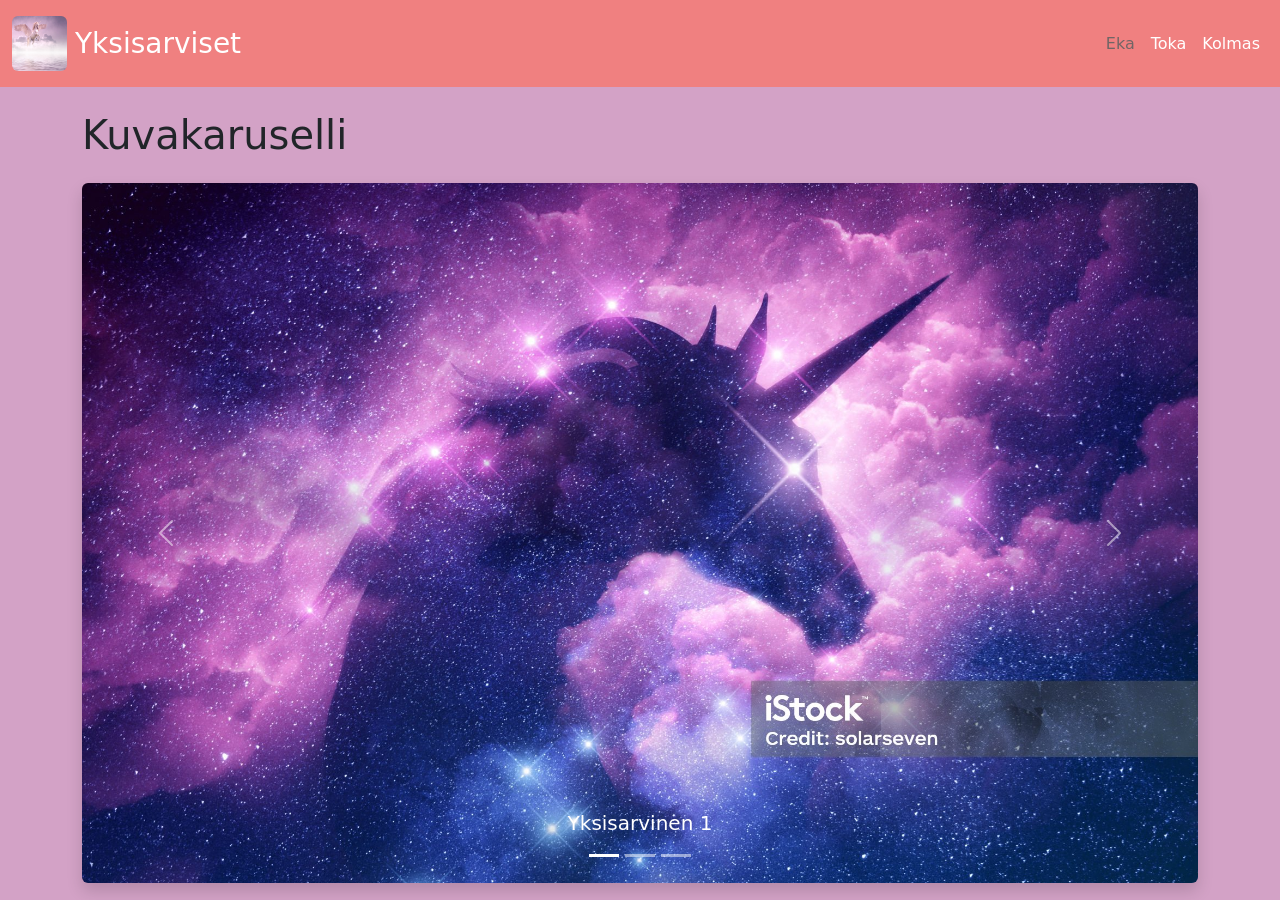
<file: index.html>
<!DOCTYPE html>
<html lang="fi">

<head>
    <meta charset="UTF-8">
    <meta name="viewport" content="width=device-width, initial-scale=1.0">
    <title>Anitan sivut</title>
    <link href="https://cdn.jsdelivr.net/npm/bootstrap@5.3.3/dist/css/bootstrap.min.css" rel="stylesheet">
    <script src="https://cdn.jsdelivr.net/npm/bootstrap@5.3.3/dist/js/bootstrap.bundle.min.js"></script>
    <link rel="stylesheet" href="style.css">
</head>

<body>
    <nav class="navbar navbar-expand-sm custom">
        <div class="container-fluid">

            <a class="navbar-brand navbar-text d-flex align-items-center gap-2" href="index.html">
                <img src="unicorn.jpg" alt="Logo" width="55" height="55" class="d-inline-block rounded">
                <span class="fs-3">Yksisarviset</span>
            </a>

            <button class="navbar-toggler" type="button" data-bs-toggle="collapse" data-bs-target="#mobiiliValikko">
                <span class="navbar-toggler-icon"></span>
            </button>

            <div class="collapse navbar-collapse" id="mobiiliValikko">
                <ul class="navbar-nav ms-auto">
                    <li class="nav-item">
                        <a class="nav-link active" href="index.html">Eka</a>
                    </li>
                    <li class="nav-item">
                        <a class="nav-link" href="toka.html">Toka</a>
                    </li>
                    <li class="nav-item">
                        <a class="nav-link" href="kolmas.html">Kolmas</a>
                    </li>
                </ul>
            </div>
        </div>
    </nav>

    <main class="mt-4">
        <div class="container">
            <h1 class="mb-4">Kuvakaruselli</h1>
            <div id="omakaruselli" class="carousel slide" data-bs-ride="carousel">

                <div class="carousel-indicators">
                    <button type="button" data-bs-target="#omakaruselli" data-bs-slide-to="0" class="active"
                        aria-current="true" aria-label="Dia 1"></button>
                    <button type="button" data-bs-target="#omakaruselli" data-bs-slide-to="1"
                        aria-label="Dia 2"></button>
                    <button type="button" data-bs-target="#omakaruselli" data-bs-slide-to="2"
                        aria-label="Dia 3"></button>
                </div>

                <div class="carousel-inner rounded shadow">

                    <div class="carousel-item active">
                        <img src="unicorn1.jpg" class="d-block w-100" alt="Yksisarvinen 1">
                        <div class="carousel-caption d-none d-md-block">
                            <h5>Yksisarvinen 1</h5>
                        </div>
                    </div>

                    <div class="carousel-item">
                        <img src="unicorn2.jpg" class="d-block w-100" alt="Yksisarvinen 2">
                        <div class="carousel-caption d-none d-md-block">
                            <h5>Yksisarvinen 2</h5>
                        </div>
                    </div>

                    <div class="carousel-item">
                        <img src="unicorn4.png" class="d-block w-100" alt="Yksisarvinen 3">
                        <div class="carousel-caption d-none d-md-block">
                            <h5>Yksisarvinen 3</h5>
                        </div>
                    </div>

                </div>

                <button class="carousel-control-prev" type="button" data-bs-target="#omakaruselli" data-bs-slide="prev">
                    <span class="carousel-control-prev-icon" aria-hidden="true"></span>
                    <span class="visually-hidden">Edellinen</span>
                </button>
                <button class="carousel-control-next" type="button" data-bs-target="#omakaruselli" data-bs-slide="next">
                    <span class="carousel-control-next-icon" aria-hidden="true"></span>
                    <span class="visually-hidden">Seuraava</span>
                </button>

            </div>
        </div>
    </main>

</body>

</html>
</file>
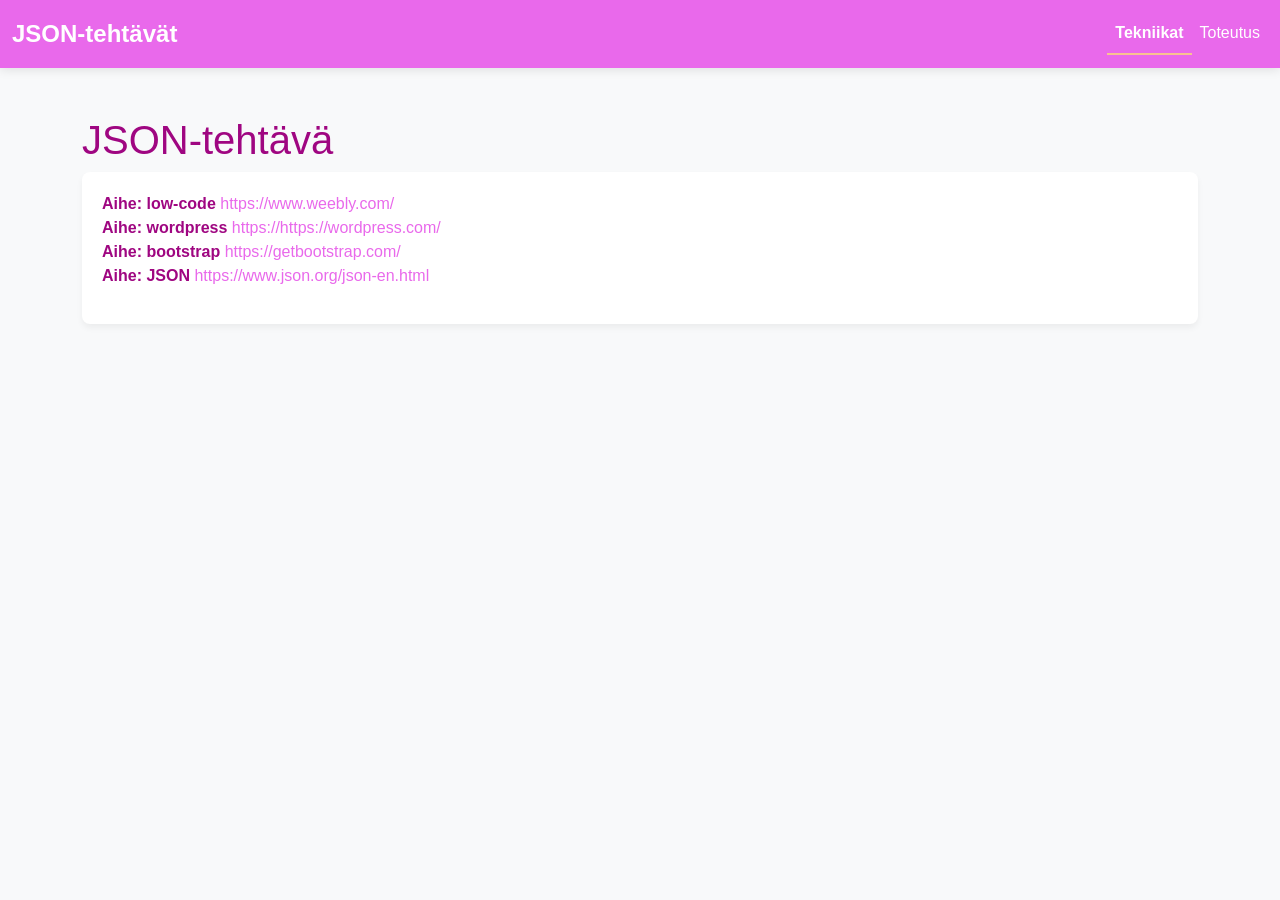
<file: json-tehtava/index.html>
<!DOCTYPE html>
<html lang="fi">

<head>
    <meta charset="UTF-8">
    <meta name="viewport" content="width=device-width, initial-scale=1.0">
    <title>JSON-tehtävät - Anitan sivut</title>
    <link href="https://cdn.jsdelivr.net/npm/bootstrap@5.3.3/dist/css/bootstrap.min.css" rel="stylesheet">
    <script src="https://cdn.jsdelivr.net/npm/bootstrap@5.3.3/dist/js/bootstrap.bundle.min.js"></script>
    <link rel="stylesheet" href="styles.css">
</head>

<body>
    <!-- Tähän tein navigaation, ja samanlainen löytyy toteutus.html-sivulta -->
    <nav class="navbar navbar-expand-sm custom">
        <div class="container-fluid">

            <a class="navbar-brand navbar-text d-flex align-items-center gap-2" href="index.html">
                <span class="fs-4 fw-bold">JSON-tehtävät</span>
            </a>

            <button class="navbar-toggler" type="button" data-bs-toggle="collapse" data-bs-target="#mobiiliValikko">
                <span class="navbar-toggler-icon"></span>
            </button>

            <div class="collapse navbar-collapse" id="mobiiliValikko">
                <ul class="navbar-nav ms-auto">
                    <li class="nav-item">
                        <a class="nav-link active" href="index.html">Tekniikat</a>
                    </li>
                    <li class="nav-item">
                        <a class="nav-link" href="toteutus.html">Toteutus</a>
                    </li>
                </ul>
            </div>
        </div>
    </nav>
    <main class="container my-5">
        <h1>JSON-tehtävä</h1>
        <div id="vastaus">
            Ladataan tietoja...
        </div>
    </main>

    <script>
        //Tässä tein ohjeen mukaan fetch-haun tietue.JSONiin
        fetch('tietue.JSON')
            .then(function (response) {
                return response.json();
            })
            .then(function (responseJson) {
                kerro(responseJson);
            })
            .catch(function (error) {
                document.getElementById("vastaus").innerHTML = "<p>Tietoa ei pystytä hakemaan</p>";
            });

        //Kerro-funktio, joka tulostaa datan
        function kerro(obj) {
            var tiedot = "<p>";

            for (var i = 0; i < obj.tekniikat.length; i++) {
                tiedot += "<b>Aihe: " + obj.tekniikat[i].aihe + "</b>"; tiedot
                    += " <a href='" + obj.tekniikat[i].linkki + "'>" + obj.tekniikat[i].linkki + "</a><br>";
            } tiedot += "</p>";
            document.getElementById("vastaus").innerHTML = tiedot;
        } </script>
</body>

</html>
</file>
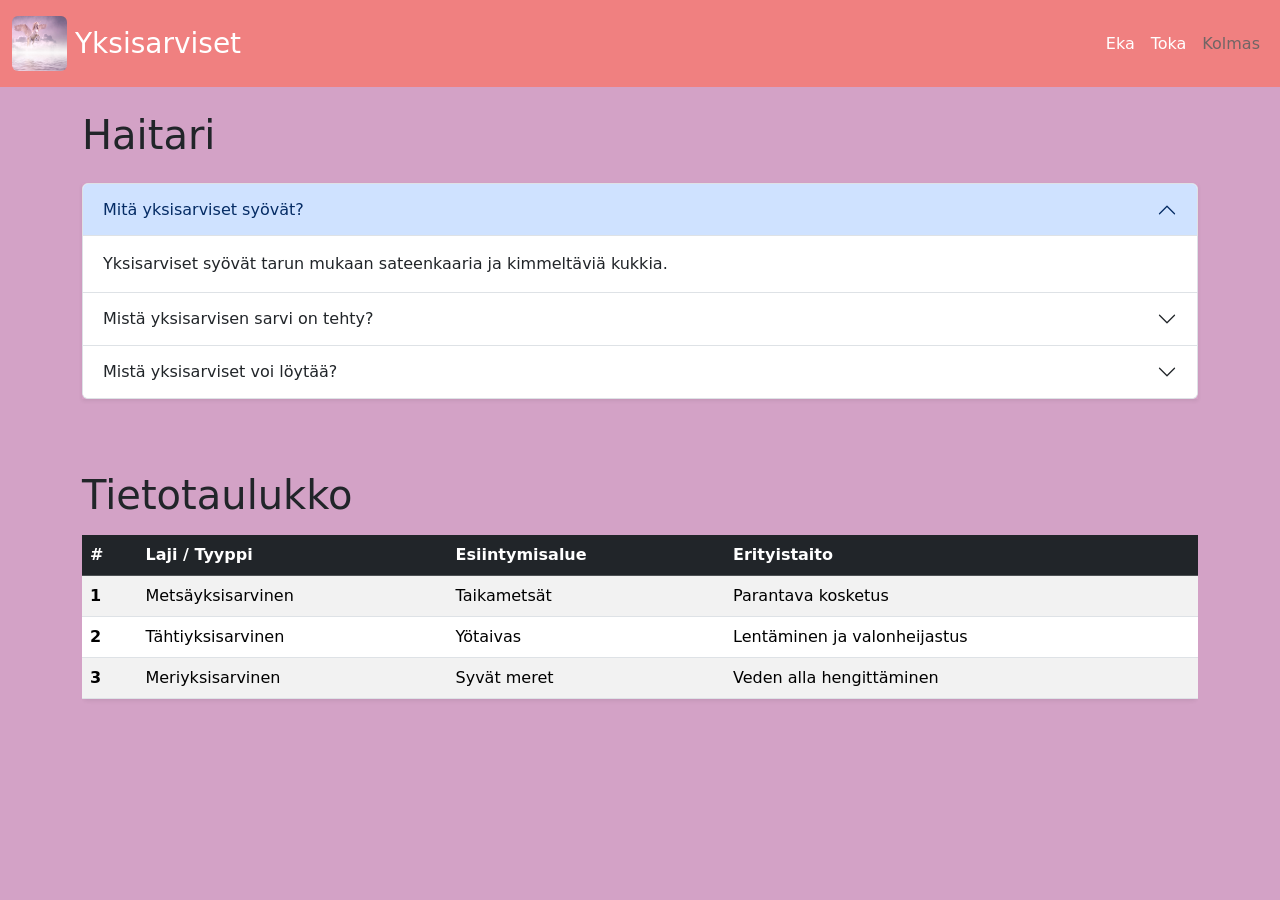
<file: kolmas.html>
<!DOCTYPE html>
<html lang="fi">

<head>
    <meta charset="UTF-8">
    <meta name="viewport" content="width=device-width, initial-scale=1.0">
    <title>Anitan sivut</title>
    <link href="https://cdn.jsdelivr.net/npm/bootstrap@5.3.3/dist/css/bootstrap.min.css" rel="stylesheet">
    <script src="https://cdn.jsdelivr.net/npm/bootstrap@5.3.3/dist/js/bootstrap.bundle.min.js"></script>
    <link rel="stylesheet" href="style.css">
</head>

<body>
    <nav class="navbar navbar-expand-sm custom">
        <div class="container-fluid">
            <a class="navbar-brand navbar-text d-flex align-items-center gap-2" href="index.html">
                <img src="unicorn.jpg" alt="Logo" width="55" height="55" class="d-inline-block rounded">
                <span class="fs-3">Yksisarviset</span>
            </a>

            <button class="navbar-toggler" type="button" data-bs-toggle="collapse" data-bs-target="#mobiiliValikko">
                <span class="navbar-toggler-icon"></span>
            </button>

            <div class="collapse navbar-collapse" id="mobiiliValikko">
                <ul class="navbar-nav ms-auto">
                    <li class="nav-item">
                        <a class="nav-link" href="index.html">Eka</a>
                    </li>
                    <li class="nav-item">
                        <a class="nav-link" href="toka.html">Toka</a>
                    </li>
                    <li class="nav-item">
                        <a class="nav-link active" href="kolmas.html">Kolmas</a>
                    </li>
                </ul>
            </div>
        </div>
    </nav>

    <main class="mt-4 mb-5">
        <div class="container">
            <h1 class="mb-4">Haitari</h1>
            <div class="accordion shadow-sm" id="yksisarvisHaitari">

                <div class="accordion-item">
                    <h2 class="accordion-header" id="otsikkoYksi">
                        <button class="accordion-button" type="button" data-bs-toggle="collapse"
                            data-bs-target="#sisaltoYksi" aria-expanded="true" aria-controls="sisaltoYksi">
                            Mitä yksisarviset syövät?
                        </button>
                    </h2>
                    <div id="sisaltoYksi" class="accordion-collapse collapse show" aria-labelledby="otsikkoYksi"
                        data-bs-parent="#yksisarvisHaitari">
                        <div class="accordion-body">
                            Yksisarviset syövät tarun mukaan sateenkaaria ja kimmeltäviä kukkia.
                        </div>
                    </div>
                </div>

                <div class="accordion-item">
                    <h2 class="accordion-header" id="otsikkoKaksi">
                        <button class="accordion-button collapsed" type="button" data-bs-toggle="collapse"
                            data-bs-target="#sisaltoKaksi" aria-expanded="false" aria-controls="sisaltoKaksi">
                            Mistä yksisarvisen sarvi on tehty?
                        </button>
                    </h2>
                    <div id="sisaltoKaksi" class="accordion-collapse collapse" aria-labelledby="otsikkoKaksi"
                        data-bs-parent="#yksisarvisHaitari">
                        <div class="accordion-body">
                            Sarvi koostuu puhdistetusta magiasta ja puhtaasta valosta.
                        </div>
                    </div>
                </div>

                <div class="accordion-item">
                    <h2 class="accordion-header" id="otsikkoKolme">
                        <button class="accordion-button collapsed" type="button" data-bs-toggle="collapse"
                            data-bs-target="#sisaltoKolme" aria-expanded="false" aria-controls="sisaltoKolme">
                            Mistä yksisarviset voi löytää?
                        </button>
                    </h2>
                    <div id="sisaltoKolme" class="accordion-collapse collapse" aria-labelledby="otsikkoKolme"
                        data-bs-parent="#yksisarvisHaitari">
                        <div class="accordion-body">
                            Yksisarvisia voi löytää syvältä taikametsistä ja satukirjojen sivuilta.
                        </div>
                    </div>
                </div>

            </div>
            <h1 class="mt-5 pt-4 mb-3">Tietotaulukko</h1>

            <div class="table-responsive">
                <table class="table table-striped table-hover shadow-sm bg-white rounded">
                    <thead class="table-dark">
                        <tr>
                            <th scope="col">#</th>
                            <th scope="col">Laji / Tyyppi</th>
                            <th scope="col">Esiintymisalue</th>
                            <th scope="col">Erityistaito</th>
                        </tr>
                    </thead>
                    <tbody>
                        <tr>
                            <th scope="row">1</th>
                            <td>Metsäyksisarvinen</td>
                            <td>Taikametsät</td>
                            <td>Parantava kosketus</td>
                        </tr>
                        <tr>
                            <th scope="row">2</th>
                            <td>Tähtiyksisarvinen</td>
                            <td>Yötaivas</td>
                            <td>Lentäminen ja valonheijastus</td>
                        </tr>
                        <tr>
                            <th scope="row">3</th>
                            <td>Meriyksisarvinen</td>
                            <td>Syvät meret</td>
                            <td>Veden alla hengittäminen</td>
                        </tr>
                    </tbody>
                </table>
            </div>
        </div>
    </main>

</body>

</html>
</file>
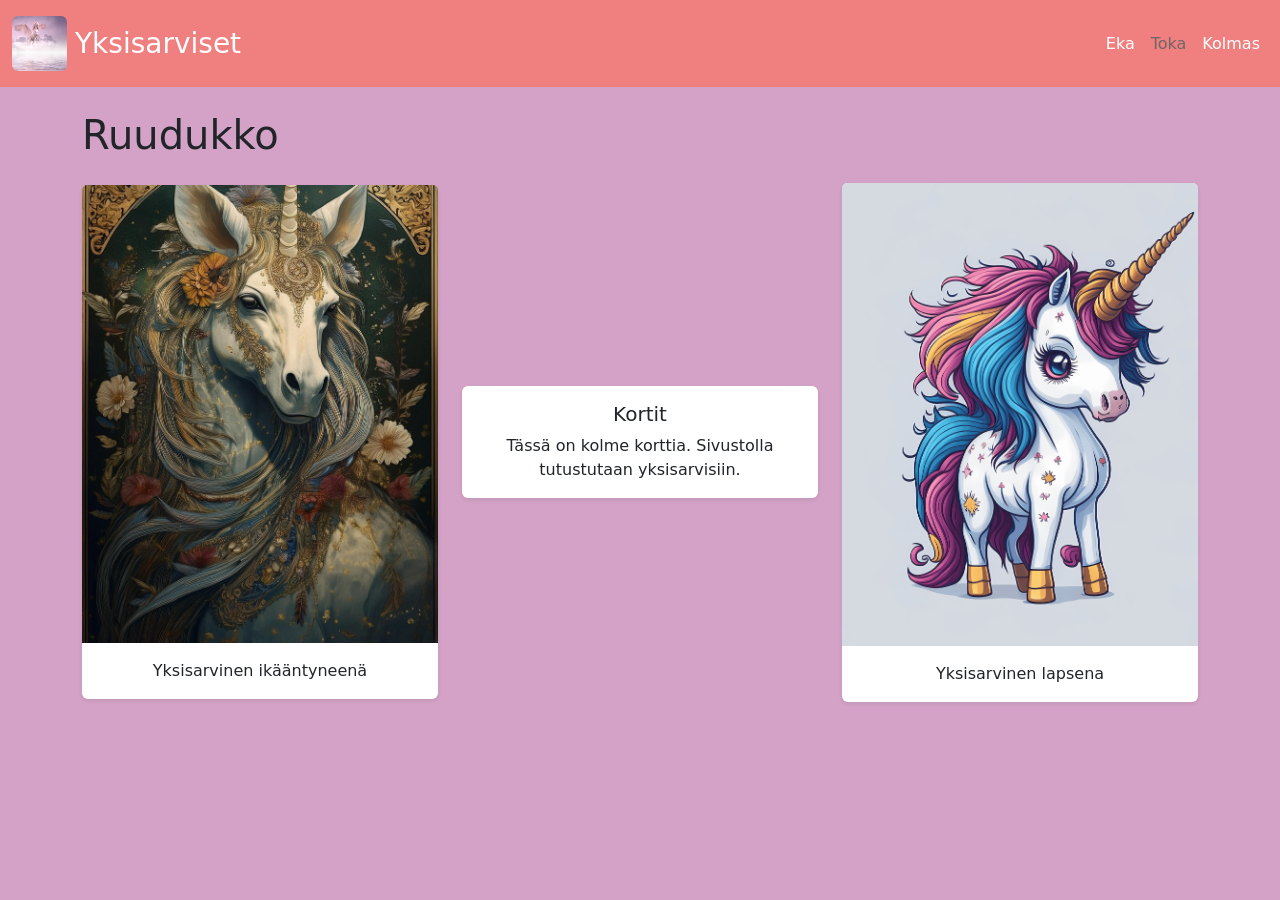
<file: toka.html>
<!DOCTYPE html>
<html lang="fi">

<head>
    <meta charset="UTF-8">
    <meta name="viewport" content="width=device-width, initial-scale=1.0">
    <title>Anitan sivut</title>
    <link href="https://cdn.jsdelivr.net/npm/bootstrap@5.3.3/dist/css/bootstrap.min.css" rel="stylesheet">
    <script src="https://cdn.jsdelivr.net/npm/bootstrap@5.3.3/dist/js/bootstrap.bundle.min.js"></script>
    <link rel="stylesheet" href="style.css">
</head>

<body>
    <nav class="navbar navbar-expand-sm custom">
        <div class="container-fluid">
            <!-- Sivuston nimi / Logo -->
            <a class="navbar-brand navbar-text d-flex align-items-center gap-2" href="index.html">
                <img src="unicorn.jpg" alt="Logo" width="55" height="55" class="d-inline-block rounded">
                <span class="fs-3">Yksisarviset</span>
            </a>

            <button class="navbar-toggler" type="button" data-bs-toggle="collapse" data-bs-target="#mobiiliValikko">
                <span class="navbar-toggler-icon"></span>
            </button>

            <div class="collapse navbar-collapse" id="mobiiliValikko">
                <ul class="navbar-nav ms-auto">
                    <li class="nav-item">
                        <a class="nav-link" href="index.html">Eka</a>
                    </li>
                    <li class="nav-item">
                        <a class="nav-link active" href="toka.html">Toka</a>
                    </li>
                    <li class="nav-item">
                        <a class="nav-link" href="kolmas.html">Kolmas</a>
                    </li>
                </ul>
            </div>
        </div>
    </nav>

    <main class="mt-4">
        <div class="container">
            <h1 class="mb-4">Ruudukko</h1>
            <div class="row g-4 align-items-center">

                <div class="col-md-4">
                    <div class="card h-100 border-0 shadow-sm">
                        <img src="old.jpg" class="card-img-top" alt="Kortin kuva">
                        <div class="card-body text-center">
                            <p class="card-text">Yksisarvinen ikääntyneenä</p>
                        </div>
                    </div>
                </div>

                <div class="col-md-4">
                    <div class="card border-0 shadow-sm">
                        <div class="card-body text-center">
                            <h5 class="card-title">Kortit</h5>
                            <p class="card-text">Tässä on kolme korttia. Sivustolla tutustutaan
                                yksisarvisiin.
                            </p>
                        </div>
                    </div>
                </div>

                <div class="col-md-4">
                    <div class="card h-100 border-0 shadow-sm">
                        <img src="baby.png" class="card-img-top" alt="Kortin kuva">
                        <div class="card-body text-center">
                            <p class="card-text">Yksisarvinen lapsena</p>
                        </div>
                    </div>
                </div>

            </div>
        </div>
    </main>

</body>

</html>
</file>
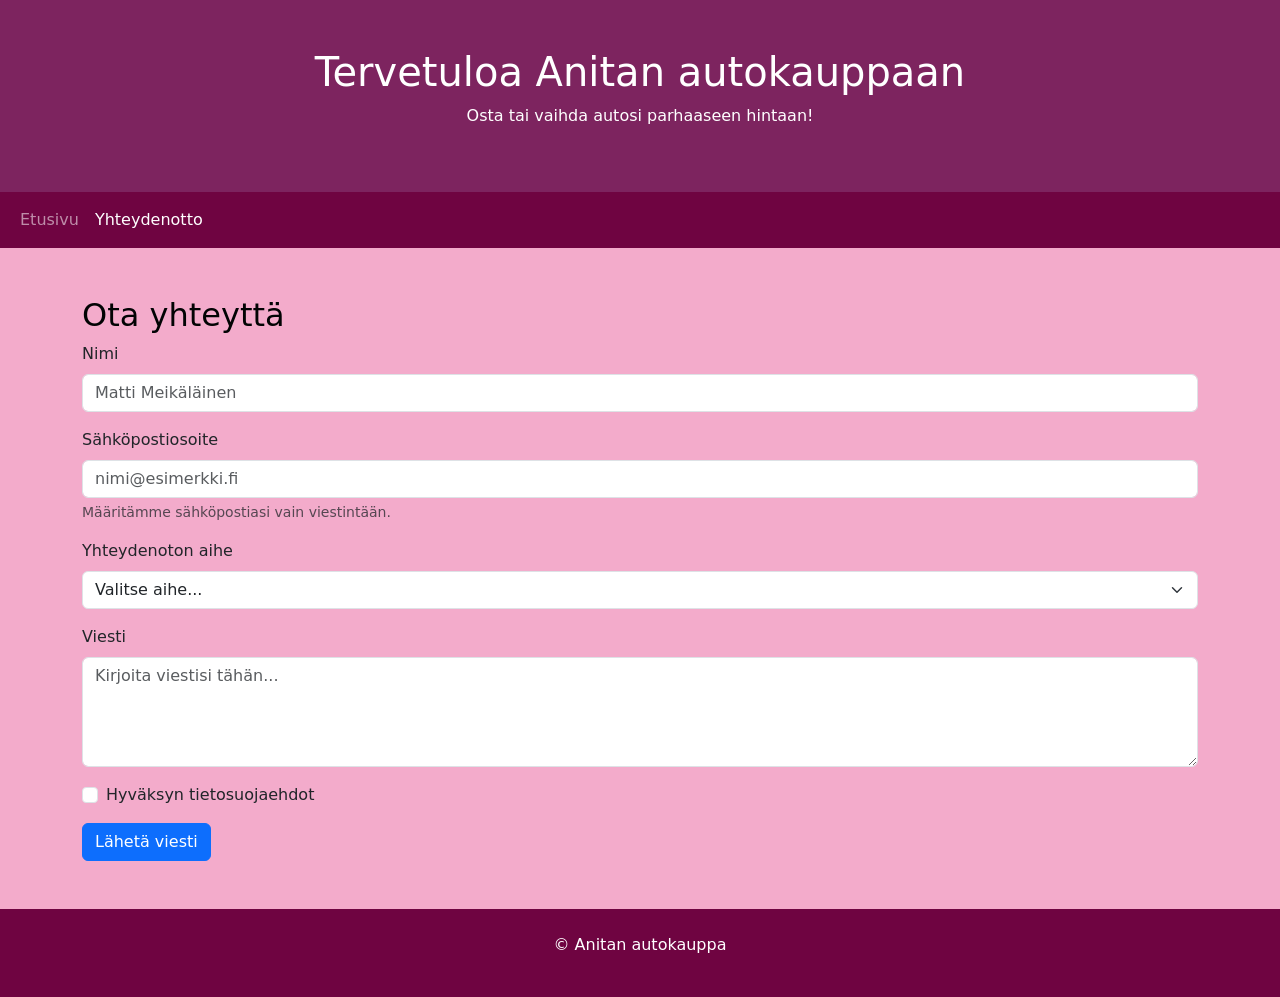
<file: BootstrapJSON/yhteydenotto.html>
<!DOCTYPE html>
<html lang="fi">

<head>
    <title>Anitan autokauppa - Yhteydenotto</title>
    <meta charset="utf-8">
    <meta name="viewport" content="width=device-width, initial-scale=1">

    <!-- Bootstrap CSS -->
    <link href="https://cdn.jsdelivr.net/npm/bootstrap@5.3.3/dist/css/bootstrap.min.css" rel="stylesheet">

    <!-- Oman tyylitiedostoni linkittäminen -->
    <link rel="stylesheet" href="./style.css">
</head>

<body>
    <!-- Otsikko -->
    <div class="p-5 bg-primary text-white text-center">
        <h1>Tervetuloa Anitan autokauppaan</h1>
        <p>Osta tai vaihda autosi parhaaseen hintaan!</p>
    </div>

    <!-- Ylänavigaatio -->
    <nav class="navbar navbar-expand-sm bg-dark navbar-dark">
        <div class="container-fluid">
            <ul class="navbar-nav">
                <li class="nav-item">
                    <a class="nav-link" href="index.html">Etusivu</a>
                </li>
                <li class="nav-item">
                    <a class="nav-link active" href="yhteydenotto.html">Yhteydenotto</a>
                </li>
            </ul>
        </div>
    </nav>

    <!-- Sivun pääsäiliö -->
    <div class="container my-5">

        <h2>Ota yhteyttä</h2>

        <!-- Yhteydenottolomake -->
        <form>
    
            <div class="mb-3">
                <label for="nimiInput" class="form-label">Nimi</label>
                <input type="text" class="form-control" id="nimiInput" placeholder="Matti Meikäläinen" required>
            </div>

            
            <div class="mb-3">
                <label for="emailInput" class="form-label">Sähköpostiosoite</label>
                <input type="email" class="form-control" id="emailInput" placeholder="nimi@esimerkki.fi" required>
                <div id="emailHelp" class="form-text">Määritämme sähköpostiasi vain viestintään.</div>
            </div>

        
            <div class="mb-3">
                <label for="aiheSelect" class="form-label">Yhteydenoton aihe</label>
                <select class="form-select" id="aiheSelect">
                    <option selected disabled value="">Valitse aihe...</option>
                    <option value="1">Yleinen kysymys</option>
                    <option value="2">Tarjouspyyntö</option>
                    <option value="3">Palaute</option>
                </select>
            </div>

            
            <div class="mb-3">
                <label for="viestiTextarea" class="form-label">Viesti</label>
                <textarea class="form-control" id="viestiTextarea" rows="4"
                    placeholder="Kirjoita viestisi tähän..."></textarea>
            </div>

            
            <div class="mb-3 form-check">
                <input type="checkbox" class="form-check-input" id="ehdotCheck" required>
                <label class="form-check-label" for="ehdotCheck">Hyväksyn tietosuojaehdot</label>
            </div>

        
            <button type="submit" class="btn btn-primary">Lähetä viesti</button>
        </form>

    </div>

    <!-- Alatunniste -->
    <div class="mt-5 p-4 bg-dark text-white text-center">
        <p>© Anitan autokauppa</p>
    </div>

    <script src="https://cdn.jsdelivr.net/npm/bootstrap@5.3.3/dist/js/bootstrap.bundle.min.js"></script>
</body>

</html>
</file>
<file: style.css>
body {
    background-color: rgb(211, 162, 198);
}

.navbar.custom {
    background-color: lightcoral !important;
}

.navbar.custom .navbar-text {
    color: #ffffff !important;
}

.navbar.custom .navbar-nav .nav-link {
    color: #ffffff !important;
}

.navbar.custom .navbar-nav .nav-link.active,
.navbar.custom .navbar-nav .nav-link:hover {
    color: #716565 !important;
}
.navbar.custom .navbar-toggler-icon {
    background-image: url("data:image/svg+xml,%3csvg xmlns='http://www.w3.org/2000/svg' viewBox='0 0 30 30'%3e%3cpath stroke='rgba%28255, 255, 255, 1%29' stroke-linecap='round' stroke-miterlimit='10' stroke-width='2' d='M4 7h22M4 15h22M4 23h22'/%3e%3c/svg%3e") !important;
}
.carousel-item img {
    width: 100%;
    height: 350px;
    object-fit: cover;
    object-position: center;
}


@media (min-width: 992px) {
    .carousel-item img {
        height: 700px; 
    }
}
</file>
<file: json-tehtava/styles.css>
body {
    background-color: #f8f9fa;
    color: #9f0681;
    font-family: 'Segoe UI', Tahoma, Geneva, Verdana, sans-serif;
}

/*Navigaatiopalkki*/
.navbar.custom {
    background-color: #e969eb;
    box-shadow: 0 2px 10px rgba(0, 0, 0, 0.1);
}

.navbar.custom .navbar-brand,
.navbar.custom .nav-link {
    color: #ffffff !important;
}

.navbar.custom .nav-link:hover {
    color: #f3c599 !important;
    transition: color 0.3s ease;
}

.navbar.custom .nav-link.active {
    font-weight: bold;
    border-bottom: 2px solid #f8c291;
}

/*JSON-näytön tyylit*/
#vastaus {
    background-color: #ffffff;
    border-radius: 8px;
    padding: 20px;
    box-shadow: 0 4px 6px rgba(0, 0, 0, 0.05);
}

#vastaus a {
    color: #e969eb;
    text-decoration: none;
}

#vastaus a:hover {
    text-decoration: underline;
}
</file>
<file: BootstrapJSON/style.css>
/* Sivun taustaväri ja tekstiväri */
body {
    background-color: #f3abcb;
    color: #212529;
}

/* Yläpalkki */
.bg-primary {
    background-color: #7d245f !important;
}

/* Navigointipalkki */
.bg-dark {
    background-color: #6f0441 !important;
}

/* Valikkolinkkien värit aktiivisena */
.nav-pills .nav-link.active {
    background-color: #eef0f6 !important;
    /* Aktiivisen napin väri */
}

/* Tekstien pääotsikot */
h2,
h3 {
    color: #020304;
}
</file>
